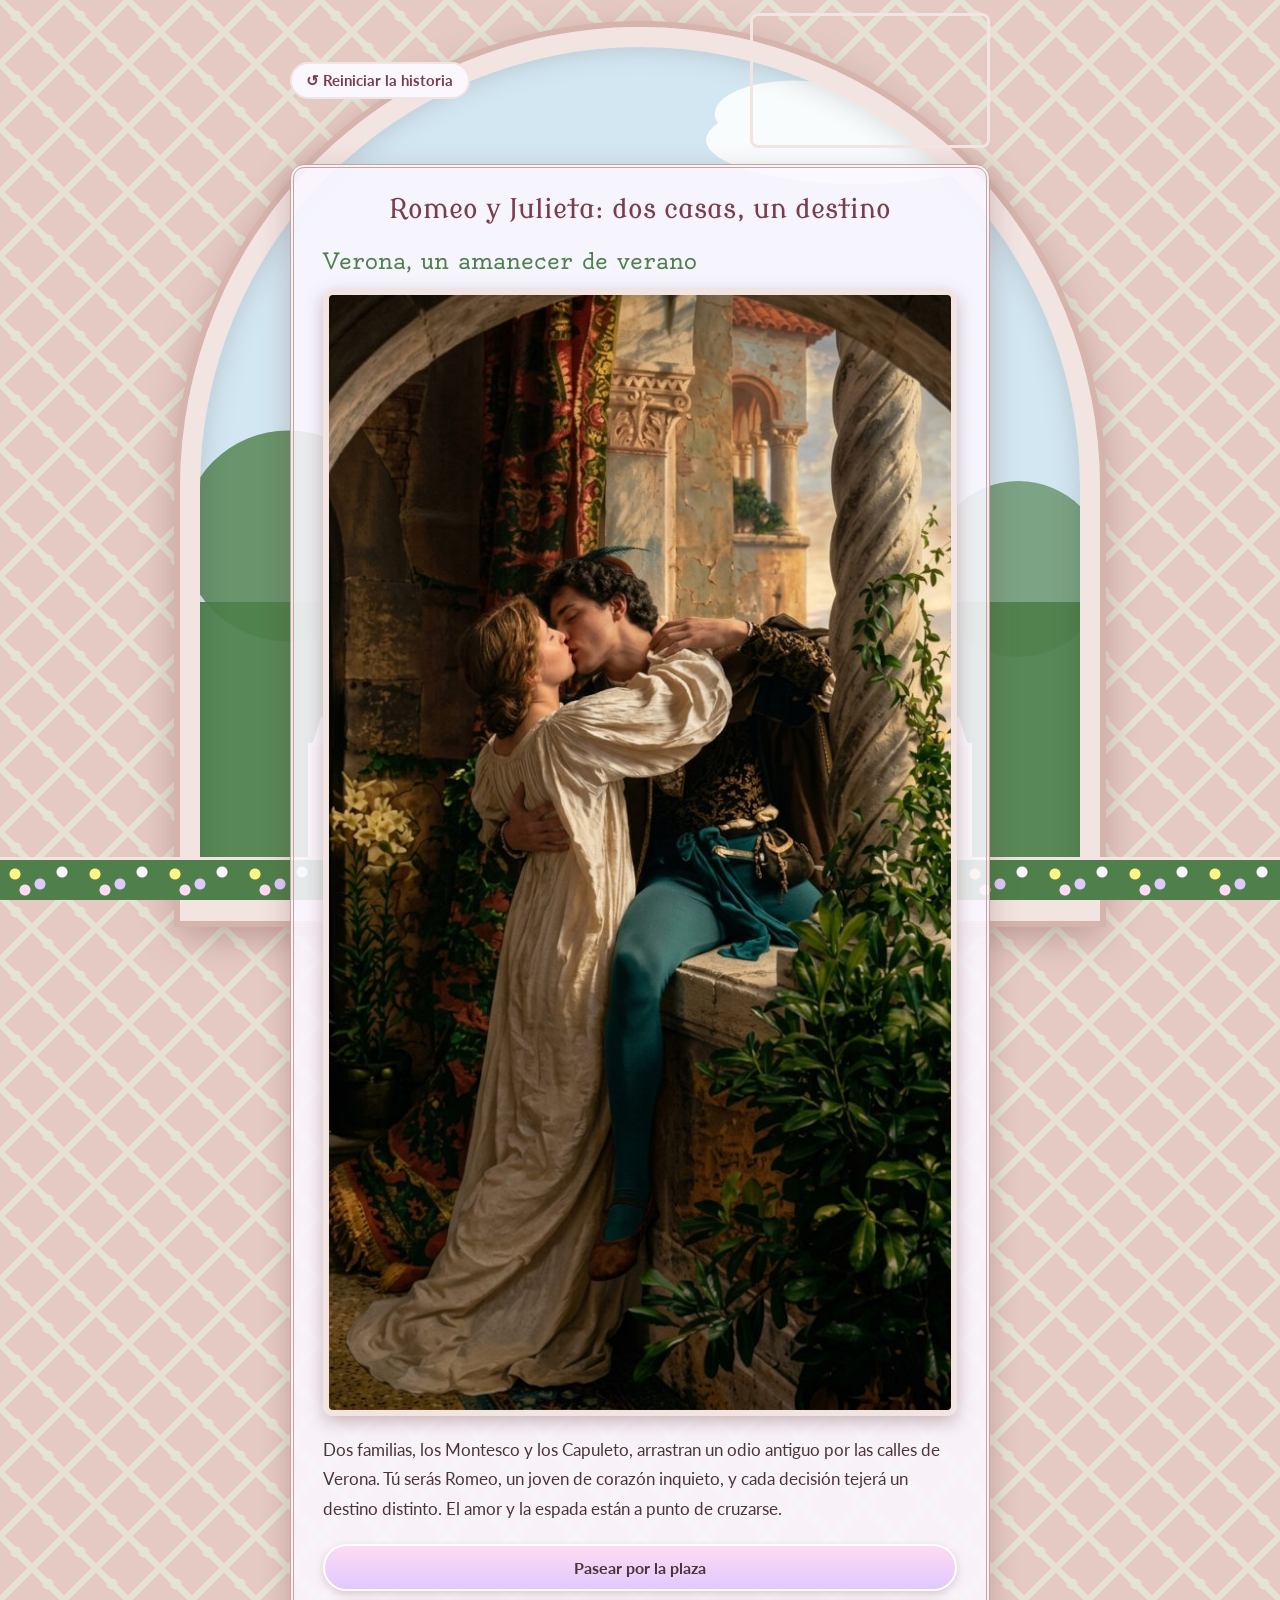
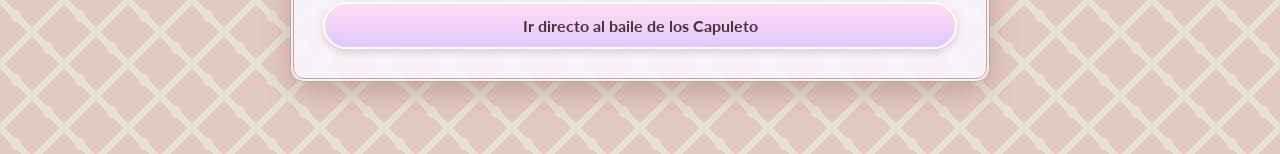
<file: Index.html>
<!DOCTYPE html>
<html lang="es">
<head>
<meta charset="UTF-8">
<meta name="viewport" content="width=device-width, initial-scale=1">
<title>Romeo y Julieta: dos casas, un destino · Romeo y Julieta</title>
<link rel="preconnect" href="https://fonts.googleapis.com">
<link rel="preconnect" href="https://fonts.gstatic.com" crossorigin>
<link href="https://fonts.googleapis.com/css2?family=Lato:ital,wght@0,100;0,300;0,400;0,700;0,900;1,100;1,300;1,400;1,700;1,900&family=Modern+Antiqua&family=Oldenburg&display=swap" rel="stylesheet">
<link rel="stylesheet" href="estilo.css">
</head>
<body>
<header class="barra">
<a class="reiniciar" href="index.html">↺ Reiniciar la historia</a>
<div class="musica">
<iframe width="560" height="315" src="https://www.youtube.com/embed/1J5CIzQAlgY?si=My8_IQXqxFbkWKLA" title="YouTube video player" frameborder="0" allow="accelerometer; autoplay; clipboard-write; encrypted-media; gyroscope; picture-in-picture; web-share" referrerpolicy="strict-origin-when-cross-origin" allowfullscreen></iframe>
</div>
</header>
<main class="historia">
<h1>Romeo y Julieta: dos casas, un destino</h1>
<section id="inicio">
<h2>Verona, un amanecer de verano</h2>
<img src="imagen_de_romeo_y_julieta.jpg" alt="Romeo y Julieta se besan en un balcón de piedra, ella con vestido claro y él con jubón oscuro y calzas verdes">
<p>Dos familias, los Montesco y los Capuleto, arrastran un odio antiguo por las calles de Verona. Tú serás Romeo, un joven de corazón inquieto, y cada decisión tejerá un destino distinto. El amor y la espada están a punto de cruzarse.</p>
<nav class="opciones">
<a class="boton" href="#plaza">Pasear por la plaza</a>
<a class="boton" href="acto1.html#baile">Ir directo al baile de los Capuleto</a>
</nav>
</section>
<section id="plaza">
<h2>La plaza de Verona</h2>
<p>Los criados de ambas casas se insultan junto a la fuente. Benvolio, tu primo, te cuenta que Rosalina, la dama que amas, no te corresponde, y que esta noche hay un baile de máscaras en casa Capuleto.</p>
<nav class="opciones">
<a class="boton" href="acto1.html#baile">Colarte en el baile con una máscara</a>
<a class="boton" href="#inicio">Volver al amanecer</a>
</nav>
</section>
</main>
</body>
</html>
</file>
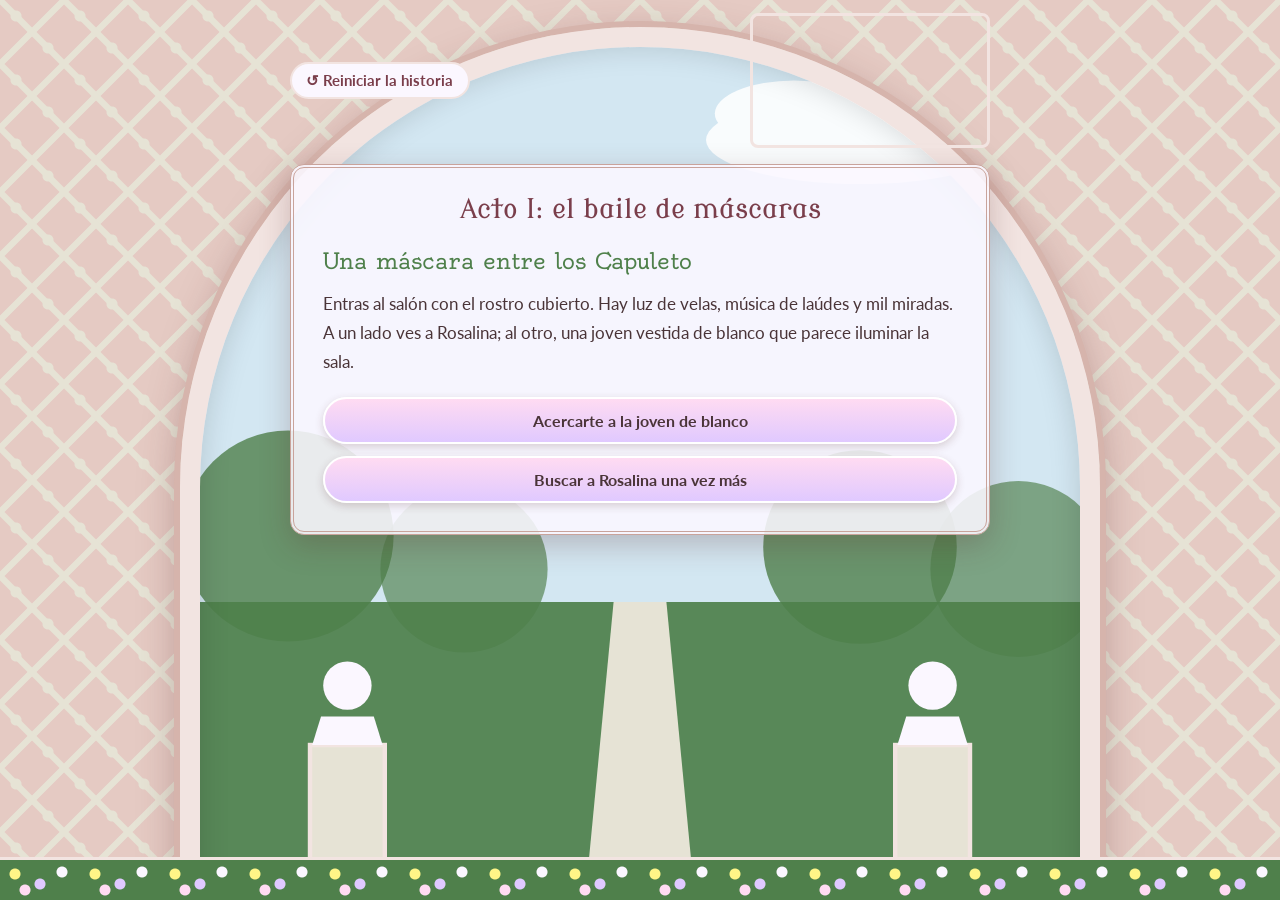
<file: acto1.html>
<!DOCTYPE html>
<html lang="es">
<head>
<meta charset="UTF-8">
<meta name="viewport" content="width=device-width, initial-scale=1">
<title>Acto I: el baile de máscaras · Romeo y Julieta</title>
<link rel="preconnect" href="https://fonts.googleapis.com">
<link rel="preconnect" href="https://fonts.gstatic.com" crossorigin>
<link href="https://fonts.googleapis.com/css2?family=Lato:ital,wght@0,100;0,300;0,400;0,700;0,900;1,100;1,300;1,400;1,700;1,900&family=Modern+Antiqua&family=Oldenburg&display=swap" rel="stylesheet">
<link rel="stylesheet" href="estilo.css">
</head>
<body>
<header class="barra">
<a class="reiniciar" href="index.html">↺ Reiniciar la historia</a>
<div class="musica">
<iframe width="560" height="315" src="https://www.youtube.com/embed/1J5CIzQAlgY?si=My8_IQXqxFbkWKLA" title="YouTube video player" frameborder="0" allow="accelerometer; autoplay; clipboard-write; encrypted-media; gyroscope; picture-in-picture; web-share" referrerpolicy="strict-origin-when-cross-origin" allowfullscreen></iframe>
</div>
</header>
<main class="historia">
<h1>Acto I: el baile de máscaras</h1>
<section id="baile">
<h2>Una máscara entre los Capuleto</h2>
<p>Entras al salón con el rostro cubierto. Hay luz de velas, música de laúdes y mil miradas. A un lado ves a Rosalina; al otro, una joven vestida de blanco que parece iluminar la sala.</p>
<nav class="opciones">
<a class="boton" href="#julieta">Acercarte a la joven de blanco</a>
<a class="boton" href="#rosalina">Buscar a Rosalina una vez más</a>
</nav>
</section>
<section id="julieta">
<h2>Un beso entre la música</h2>
<p>Tomas la mano de la joven y las palabras salen solas, como versos. Ella responde con la misma gracia y, entre los laúdes, sus labios se encuentran con los tuyos en un primer beso.</p>
<nav class="opciones">
<a class="boton" href="#nodriza">Dejar que la Nodriza interrumpa</a>
<a class="boton" href="#tebaldo">Notar que alguien os observa</a>
</nav>
</section>
<section id="rosalina">
<h2>El desdén de Rosalina</h2>
<p>Rosalina apenas te mira y se aleja del brazo de otro invitado. Herido en el orgullo, ves de nuevo a la joven de blanco, que te sonríe sin saber que podrías verla solo como un consuelo.</p>
<nav class="opciones">
<a class="boton" href="acto2.html#consuelo">Mirar a la joven como quien busca refugio</a>
<a class="boton" href="#julieta">Acercarte a ella con sinceridad</a>
</nav>
</section>
<section id="nodriza">
<h2>La verdad de la Nodriza</h2>
<p>La Nodriza susurra que la joven es Julieta, hija del señor Capuleto. La enemiga de tu sangre es ahora la dueña de tus pensamientos.</p>
<nav class="opciones">
<a class="boton" href="acto2.html#balcon">Ir al jardín de los Capuleto esta noche</a>
<a class="boton" href="#tebaldo">Esconderte de la mirada de Tebaldo</a>
</nav>
</section>
<section id="tebaldo">
<h2>La furia de Tebaldo</h2>
<p>Tebaldo, primo de Julieta, reconoce tu voz bajo la máscara y jura venganza. Solo la autoridad de su tío lo detiene esta noche.</p>
<nav class="opciones">
<a class="boton" href="acto2.html#balcon">Ignorar la amenaza y buscar a Julieta</a>
<a class="boton" href="acto3.html#calle">Retarlo a duelo en plena calle</a>
</nav>
</section>
</main>
</body>
</html>
</file>
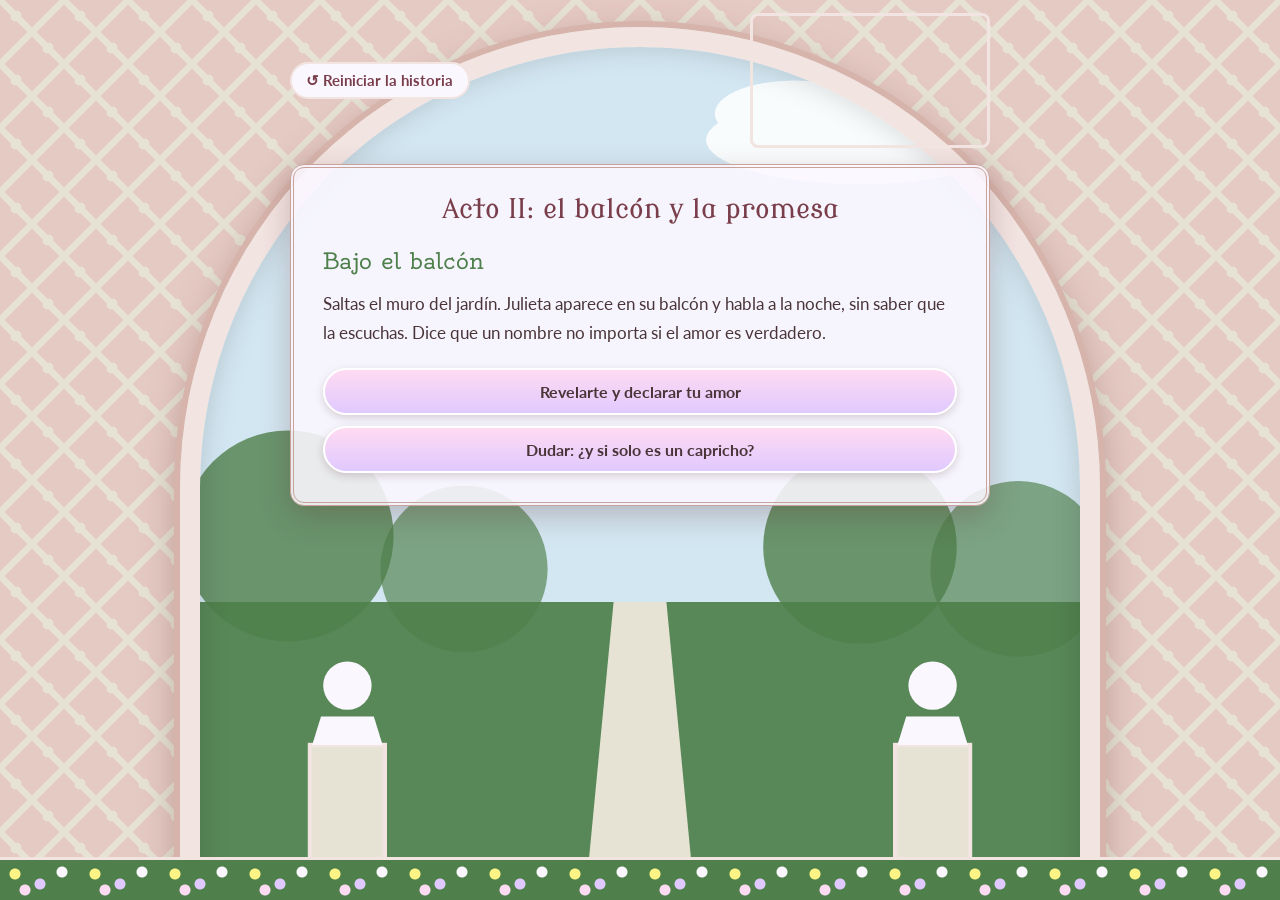
<file: acto2.html>
<!DOCTYPE html>
<html lang="es">
<head>
<meta charset="UTF-8">
<meta name="viewport" content="width=device-width, initial-scale=1">
<title>Acto II: el balcón y la promesa · Romeo y Julieta</title>
<link rel="preconnect" href="https://fonts.googleapis.com">
<link rel="preconnect" href="https://fonts.gstatic.com" crossorigin>
<link href="https://fonts.googleapis.com/css2?family=Lato:ital,wght@0,100;0,300;0,400;0,700;0,900;1,100;1,300;1,400;1,700;1,900&family=Modern+Antiqua&family=Oldenburg&display=swap" rel="stylesheet">
<link rel="stylesheet" href="estilo.css">
</head>
<body>
<header class="barra">
<a class="reiniciar" href="index.html">↺ Reiniciar la historia</a>
<div class="musica">
<iframe width="560" height="315" src="https://www.youtube.com/embed/1J5CIzQAlgY?si=My8_IQXqxFbkWKLA" title="YouTube video player" frameborder="0" allow="accelerometer; autoplay; clipboard-write; encrypted-media; gyroscope; picture-in-picture; web-share" referrerpolicy="strict-origin-when-cross-origin" allowfullscreen></iframe>
</div>
</header>
<main class="historia">
<h1>Acto II: el balcón y la promesa</h1>
<section id="balcon">
<h2>Bajo el balcón</h2>
<p>Saltas el muro del jardín. Julieta aparece en su balcón y habla a la noche, sin saber que la escuchas. Dice que un nombre no importa si el amor es verdadero.</p>
<nav class="opciones">
<a class="boton" href="#declaracion">Revelarte y declarar tu amor</a>
<a class="boton" href="#dudas">Dudar: ¿y si solo es un capricho?</a>
</nav>
</section>
<section id="declaracion">
<h2>La promesa</h2>
<p>Julieta te mira y jura que su amor es tan hondo como el mar. Prometen casarse y se despiden con las luces del alba, cada uno temiendo que todo sea un sueño.</p>
<nav class="opciones">
<a class="boton" href="#lorenzo">Ir a ver a Fray Lorenzo</a>
<a class="boton" href="#dudas">Pedirle un poco de tiempo</a>
</nav>
</section>
<section id="dudas">
<h2>La duda</h2>
<p>Las palabras se te traban. Aún te duele Rosalina y Julieta lo nota en tu silencio: «Si es un juego, dímelo ahora». Todo depende de lo que respondas.</p>
<nav class="opciones">
<a class="boton" href="#declaracion">Entregarte al corazón</a>
<a class="boton" href="#consuelo">Quedarte con la ligereza de la noche</a>
</nav>
</section>
<section id="consuelo">
<h2>El consuelo</h2>
<p>Rosalina sigue en tu mente, pero Julieta te acoge con ternura y entrega todo su corazón. Tú, en cambio, la miras como un descanso, una mujer más para curar un orgullo herido.</p>
<nav class="opciones">
<a class="boton" href="finales.html#descarte">Seguir con ella sin amarla</a>
<a class="boton" href="#lorenzo">Confesar tu confusión a Fray Lorenzo</a>
</nav>
</section>
<section id="lorenzo">
<h2>El consejo de Fray Lorenzo</h2>
<p>En su celda, el fraile te escucha entre hierbas y frascos. Cree que esta boda podría reconciliar a las dos casas, aunque teme la prisa. «Quien corre, tropieza», advierte.</p>
<nav class="opciones">
<a class="boton" href="#boda">Casarse en secreto</a>
<a class="boton" href="acto4.html#paz">Convencerlo de revelar todo a las familias</a>
</nav>
</section>
<section id="boda">
<h2>La boda secreta</h2>
<p>Al atardecer, Julieta llega con la Nodriza. Fray Lorenzo une sus manos ante el altar. Eres esposo; ella, esposa. Nadie en Verona lo sabe.</p>
<nav class="opciones">
<a class="boton" href="acto3.html#calle">Salir a la plaza, feliz</a>
<a class="boton" href="acto3.html#noche">Pasar la noche a su lado</a>
</nav>
</section>
</main>
</body>
</html>
</file>
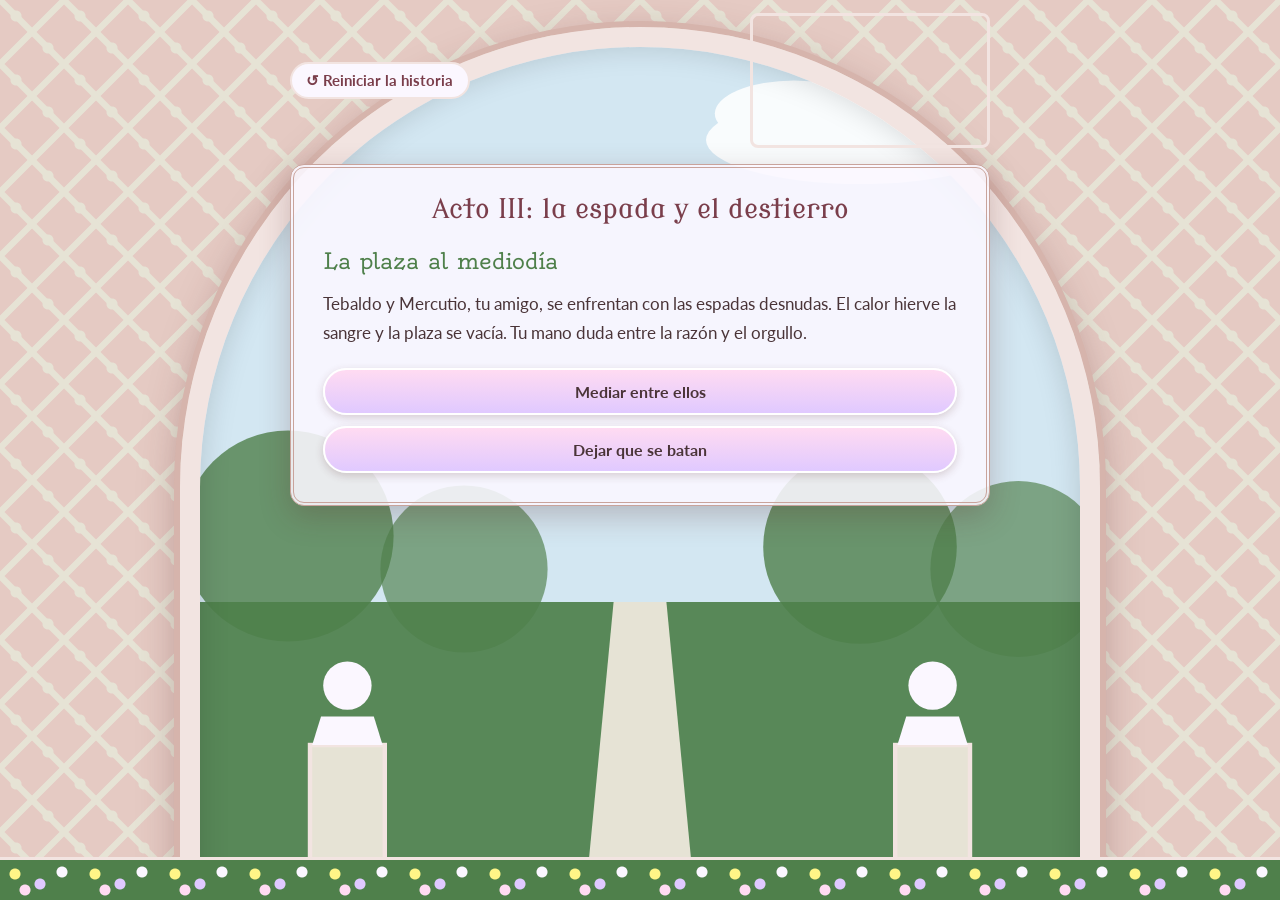
<file: acto3.html>
<!DOCTYPE html>
<html lang="es">
<head>
<meta charset="UTF-8">
<meta name="viewport" content="width=device-width, initial-scale=1">
<title>Acto III: la espada y el destierro · Romeo y Julieta</title>
<link rel="preconnect" href="https://fonts.googleapis.com">
<link rel="preconnect" href="https://fonts.gstatic.com" crossorigin>
<link href="https://fonts.googleapis.com/css2?family=Lato:ital,wght@0,100;0,300;0,400;0,700;0,900;1,100;1,300;1,400;1,700;1,900&family=Modern+Antiqua&family=Oldenburg&display=swap" rel="stylesheet">
<link rel="stylesheet" href="estilo.css">
</head>
<body>
<header class="barra">
<a class="reiniciar" href="index.html">↺ Reiniciar la historia</a>
<div class="musica">
<iframe width="560" height="315" src="https://www.youtube.com/embed/1J5CIzQAlgY?si=My8_IQXqxFbkWKLA" title="YouTube video player" frameborder="0" allow="accelerometer; autoplay; clipboard-write; encrypted-media; gyroscope; picture-in-picture; web-share" referrerpolicy="strict-origin-when-cross-origin" allowfullscreen></iframe>
</div>
</header>
<main class="historia">
<h1>Acto III: la espada y el destierro</h1>
<section id="calle">
<h2>La plaza al mediodía</h2>
<p>Tebaldo y Mercutio, tu amigo, se enfrentan con las espadas desnudas. El calor hierve la sangre y la plaza se vacía. Tu mano duda entre la razón y el orgullo.</p>
<nav class="opciones">
<a class="boton" href="#mediar">Mediar entre ellos</a>
<a class="boton" href="#mercutio">Dejar que se batan</a>
</nav>
</section>
<section id="mediar">
<h2>Entre las espadas</h2>
<p>Te interpones con los brazos abiertos. Tebaldo aprovecha el movimiento y hiere a Mercutio por debajo de tu brazo. Mercutio se tambalea.</p>
<nav class="opciones">
<a class="boton" href="#mercutio">Atender al amigo herido</a>
<a class="boton" href="acto4.html#paz">Gritar que Tebaldo es ahora familia y pedir paz</a>
</nav>
</section>
<section id="mercutio">
<h2>La muerte de Mercutio</h2>
<p>Mercutio cae y, entre bromas amargas, maldice a ambas casas. Muere en tus brazos. Dentro de ti algo se rompe y el odio se enciende.</p>
<nav class="opciones">
<a class="boton" href="#venganza">Vengarlo</a>
<a class="boton" href="#destierro">Arrodillarte ante el Príncipe Escalus</a>
</nav>
</section>
<section id="venganza">
<h2>La venganza</h2>
<p>Tu espada alcanza a Tebaldo y lo derriba. Es el primo de tu esposa. El silencio cae sobre la plaza: ganaste un duelo y perdiste la paz.</p>
<nav class="opciones">
<a class="boton" href="#destierro">Esperar al Príncipe</a>
<a class="boton" href="acto4.html#mantua">Huir directamente a Mantua</a>
</nav>
</section>
<section id="destierro">
<h2>La sentencia</h2>
<p>El Príncipe te destierra: si vuelves a Verona, morirás. Reprende a ambas casas por alimentar el odio. Solo te queda una noche con Julieta.</p>
<nav class="opciones">
<a class="boton" href="#noche">Ver a Julieta antes de partir</a>
<a class="boton" href="acto4.html#mantua">Partir a Mantua sin despedirte</a>
</nav>
</section>
<section id="noche">
<h2>La alondra</h2>
<p>Subes a la alcoba de Julieta por una escalera de cuerda. Entre abrazos, la alondra anuncia el alba y la realidad se asoma: la ciudad está llena de espadas y secretos.</p>
<nav class="opciones">
<a class="boton" href="acto4.html#huida">Proponerle huir juntos de Verona</a>
<a class="boton" href="acto4.html#mantua">Despedirte y partir a Mantua</a>
<a class="boton" href="acto4.html#paris">Dejar que Julieta enfrente sola su compromiso con Paris</a>
</nav>
</section>
</main>
</body>
</html>
</file>
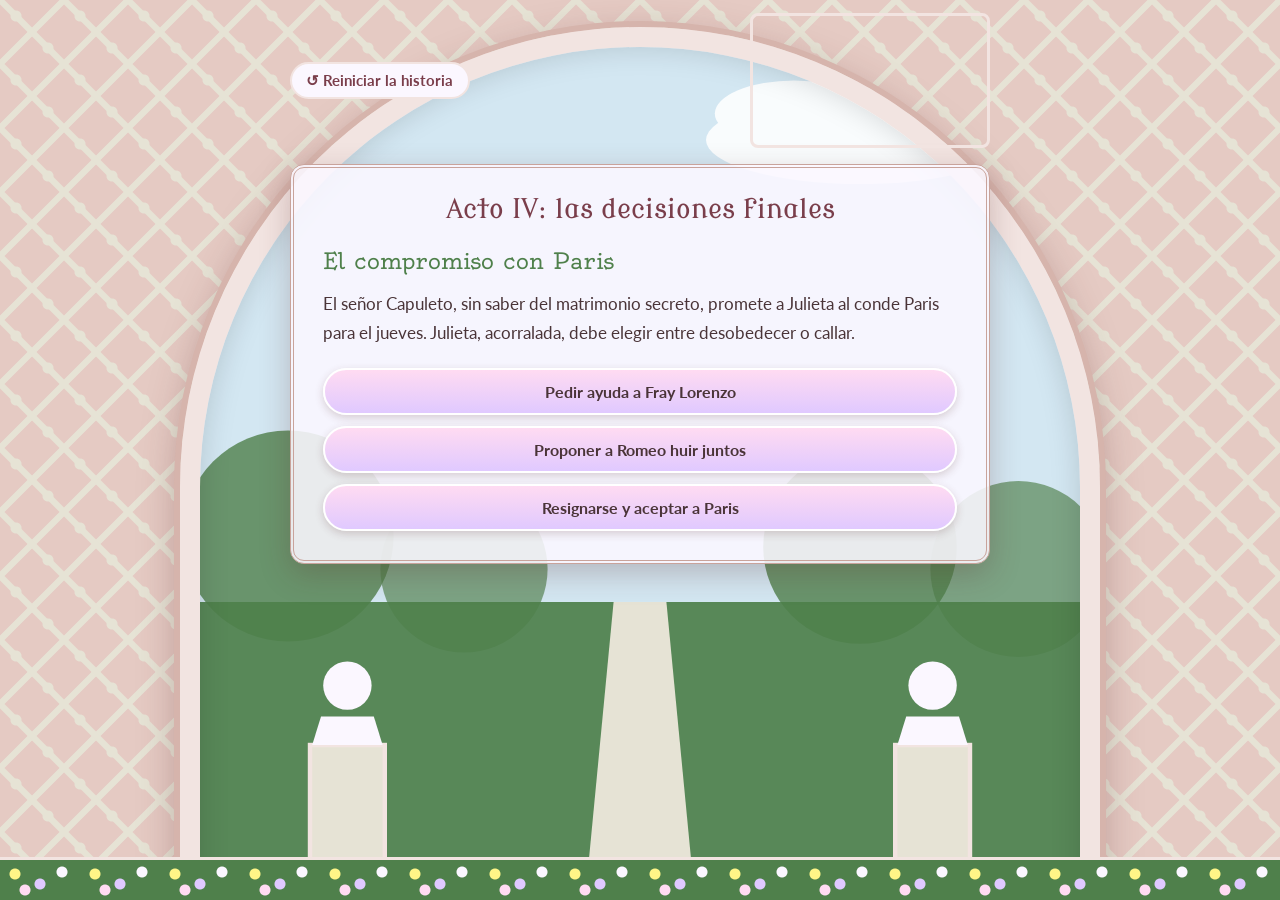
<file: acto4.html>
<!DOCTYPE html>
<html lang="es">
<head>
<meta charset="UTF-8">
<meta name="viewport" content="width=device-width, initial-scale=1">
<title>Acto IV: las decisiones finales · Romeo y Julieta</title>
<link rel="preconnect" href="https://fonts.googleapis.com">
<link rel="preconnect" href="https://fonts.gstatic.com" crossorigin>
<link href="https://fonts.googleapis.com/css2?family=Lato:ital,wght@0,100;0,300;0,400;0,700;0,900;1,100;1,300;1,400;1,700;1,900&family=Modern+Antiqua&family=Oldenburg&display=swap" rel="stylesheet">
<link rel="stylesheet" href="estilo.css">
</head>
<body>
<header class="barra">
<a class="reiniciar" href="index.html">↺ Reiniciar la historia</a>
<div class="musica">
<iframe width="560" height="315" src="https://www.youtube.com/embed/1J5CIzQAlgY?si=My8_IQXqxFbkWKLA" title="YouTube video player" frameborder="0" allow="accelerometer; autoplay; clipboard-write; encrypted-media; gyroscope; picture-in-picture; web-share" referrerpolicy="strict-origin-when-cross-origin" allowfullscreen></iframe>
</div>
</header>
<main class="historia">
<h1>Acto IV: las decisiones finales</h1>
<section id="paris">
<h2>El compromiso con Paris</h2>
<p>El señor Capuleto, sin saber del matrimonio secreto, promete a Julieta al conde Paris para el jueves. Julieta, acorralada, debe elegir entre desobedecer o callar.</p>
<nav class="opciones">
<a class="boton" href="#pocion">Pedir ayuda a Fray Lorenzo</a>
<a class="boton" href="#huida">Proponer a Romeo huir juntos</a>
<a class="boton" href="finales.html#resignada">Resignarse y aceptar a Paris</a>
</nav>
</section>
<section id="pocion">
<h2>El frasco de Fray Lorenzo</h2>
<p>El fraile ofrece una poción que simulará la muerte durante cuarenta y dos horas. Julieta despertará en la cripta y Romeo la esperará. Todo depende de una carta.</p>
<nav class="opciones">
<a class="boton" href="#carta">Enviar la carta a Mantua con Fray Juan</a>
<a class="boton" href="#huida">Cambiar de plan y huir antes</a>
</nav>
</section>
<section id="carta">
<h2>La carta que no llegó</h2>
<p>Fray Juan queda retenido por la peste y la carta no sale de Verona. Mientras Julieta duerme en la cripta, en Mantua la noticia llega por otra boca: Julieta ha muerto.</p>
<nav class="opciones">
<a class="boton" href="#mantua">Seguir a Romeo en Mantua</a>
<a class="boton" href="finales.html#juntos">Imaginar que el mensajero llegó a tiempo</a>
</nav>
</section>
<section id="mantua">
<h2>Mantua</h2>
<p>Baltasar llega a caballo con la noticia de que Julieta yace en el panteón. Una luz fría atraviesa a Romeo. En la calle, un boticario vende lo que la ley prohíbe.</p>
<nav class="opciones">
<a class="boton" href="finales.html#tragico">Comprar el veneno y correr a Verona</a>
<a class="boton" href="finales.html#juntos">Dudar y cabalgar primero a ver a Fray Lorenzo</a>
</nav>
</section>
<section id="huida">
<h2>El camino de la huida</h2>
<p>Con capas oscuras y un caballo, salen por la puerta norte de Verona antes del alba. Detrás quedan las casas, las espadas y los apellidos. Delante, el campo abierto.</p>
<nav class="opciones">
<a class="boton" href="finales.html#juntos">Cruzar los campos hasta Mantua y empezar de nuevo</a>
<a class="boton" href="finales.html#exilio">Esconderse en una aldea humilde y lejana</a>
</nav>
</section>
<section id="paz">
<h2>Ante los Príncipes</h2>
<p>Revelas el matrimonio ante ambas familias y el Príncipe Escalus. Se hace un silencio largo. La noticia puede abrir una paz o desatar una ira mayor.</p>
<nav class="opciones">
<a class="boton" href="finales.html#reconciliacion">Los patriarcas escuchan, conmovidos</a>
<a class="boton" href="#paris">Capuleto se enfurece y casa a Julieta con Paris</a>
</nav>
</section>
</main>
</body>
</html>
</file>
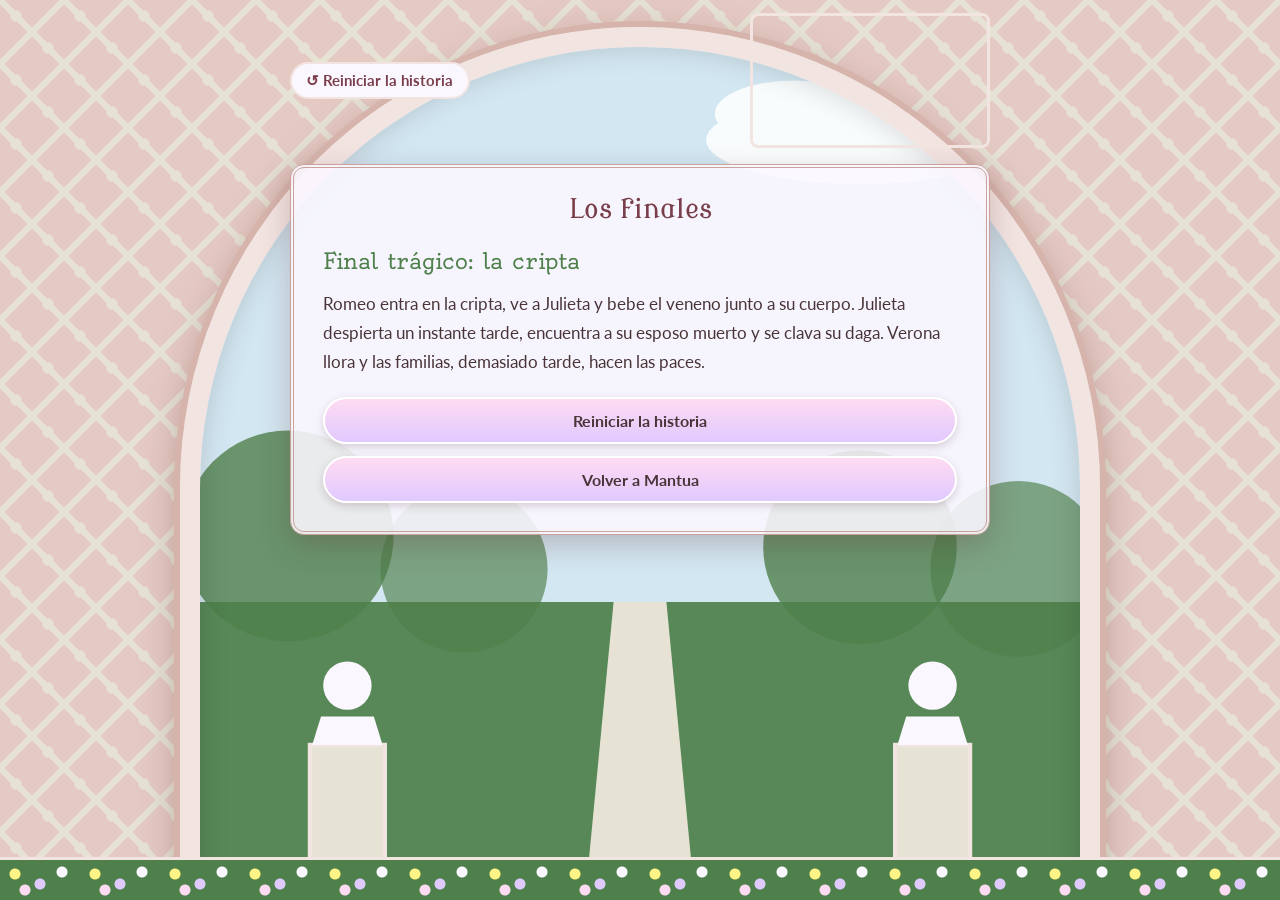
<file: Finales.html>
<!DOCTYPE html>
<html lang="es">
<head>
<meta charset="UTF-8">
<meta name="viewport" content="width=device-width, initial-scale=1">
<title>Los finales · Romeo y Julieta</title>
<link rel="preconnect" href="https://fonts.googleapis.com">
<link rel="preconnect" href="https://fonts.gstatic.com" crossorigin>
<link href="https://fonts.googleapis.com/css2?family=Lato:ital,wght@0,100;0,300;0,400;0,700;0,900;1,100;1,300;1,400;1,700;1,900&family=Modern+Antiqua&family=Oldenburg&display=swap" rel="stylesheet">
<link rel="stylesheet" href="estilo.css">
</head>
<body>
<header class="barra">
<a class="reiniciar" href="index.html">↺ Reiniciar la historia</a>
<div class="musica">
<iframe width="560" height="315" src="https://www.youtube.com/embed/1J5CIzQAlgY?si=My8_IQXqxFbkWKLA" title="YouTube video player" frameborder="0" allow="accelerometer; autoplay; clipboard-write; encrypted-media; gyroscope; picture-in-picture; web-share" referrerpolicy="strict-origin-when-cross-origin" allowfullscreen></iframe>
</div>
</header>
<main class="historia">
<h1>Los finales</h1>
<section id="tragico">
<h2>Final trágico: la cripta</h2>
<p>Romeo entra en la cripta, ve a Julieta y bebe el veneno junto a su cuerpo. Julieta despierta un instante tarde, encuentra a su esposo muerto y se clava su daga. Verona llora y las familias, demasiado tarde, hacen las paces.</p>
<nav class="opciones">
<a class="boton" href="index.html">Reiniciar la historia</a>
<a class="boton" href="acto4.html#mantua">Volver a Mantua</a>
</nav>
</section>
<section id="juntos">
<h2>Final feliz: juntos</h2>
<p>La carta llega a tiempo, o el fraile alcanza a Romeo. Julieta despierta en brazos de su esposo y huyen de Verona. En Mantua, entre olivos y un cielo limpio, empiezan una vida sin apellidos ni espadas.</p>
<nav class="opciones">
<a class="boton" href="index.html">Reiniciar la historia</a>
<a class="boton" href="index.html#plaza">Probar otro destino</a>
</nav>
</section>
<section id="descarte">
<h2>Final amargo: el consuelo</h2>
<p>Julieta te ama con todo su ser; para ti solo fue un puerto tras el desprecio de Rosalina. Con el tiempo la dejas. Ella queda en su balcón, esperando; tú buscas otra mirada.</p>
<nav class="opciones">
<a class="boton" href="index.html">Reiniciar la historia</a>
<a class="boton" href="acto2.html#consuelo">Volver y escuchar a tu corazón</a>
</nav>
</section>
<section id="reconciliacion">
<h2>Final de paz: las casas se reconcilian</h2>
<p>Montesco y Capuleto, ante el dolor evitado, se estrechan las manos. El Príncipe celebra la boda a la luz del día y Romeo y Julieta viven en Verona. La vieja disputa se vuelve una historia que los niños ya no entienden.</p>
<nav class="opciones">
<a class="boton" href="index.html">Reiniciar la historia</a>
<a class="boton" href="acto2.html#lorenzo">Elegir otra decisión</a>
</nav>
</section>
<section id="resignada">
<h2>Final silencioso: el sí que duele</h2>
<p>Julieta acepta a Paris y calla su secreto. Romeo, en el exilio, nunca sabrá la verdad. Dos vidas separadas por un silencio y un juramento que se pierde con los años.</p>
<nav class="opciones">
<a class="boton" href="index.html">Reiniciar la historia</a>
<a class="boton" href="acto4.html#paris">Volver al compromiso</a>
</nav>
</section>
<section id="exilio">
<h2>Final humilde: un hogar sin apellidos</h2>
<p>En una aldea lejana viven como campesinos: no tienen palacios, pero sí el sol de la mañana. Un día, un viajero trae noticias de Verona: los odios se aplacaron. Ya nadie los espera, y ellos eligieron su camino.</p>
<nav class="opciones">
<a class="boton" href="index.html">Reiniciar la historia</a>
<a class="boton" href="acto4.html#huida">Volver a la huida</a>
</nav>
</section>
</main>
</body>
</html>
</file>
<file: estilo.css>
/* Romeo y Julieta · ficción interactiva · estilo romántico */
:root {
  --contorno: #F2E4E1;
  --pared: #E5CAC3;
  --patron: #E6E3D5;
  --arbol: #4F804B;
  --cielo: #D3E7F2;
  --amarilla: #FFF587;
  --lila: #E0C9FF;
  --blanca: #FBF7FF;
  --rosa: #FFDBF2;
  --tinta: #4a3438;
  --vino: #7a3e4b;
}

* { box-sizing: border-box; }

body {
  margin: 0;
  min-height: 100vh;
  font-family: 'Lato', sans-serif;
  color: var(--tinta);
  background-color: var(--pared);
  /* Pared con enrejado y florones de la época */
  background-image:
    radial-gradient(circle at 25% 25%, var(--patron) 0 5px, transparent 6px),
    radial-gradient(circle at 75% 75%, var(--patron) 0 5px, transparent 6px),
    linear-gradient(45deg, transparent 46%, var(--patron) 47% 53%, transparent 54%),
    linear-gradient(-45deg, transparent 46%, var(--patron) 47% 53%, transparent 54%);
  background-size: 64px 64px;
}

/* Ventanal con arco: cielo de mañana, parque, estatuas y flores */
body::before {
  content: "";
  position: fixed;
  top: 3vh;
  left: 50%;
  transform: translateX(-50%);
  width: min(90vw, 880px);
  height: 94vh;
  border: 20px solid var(--contorno);
  border-bottom-width: 28px;
  border-radius: 999px 999px 0 0;
  box-shadow: 0 0 0 6px #d6b4ac, 0 12px 40px rgba(90, 40, 40, .35), inset 0 0 30px rgba(0, 0, 0, .15);
  background: url("data:image/svg+xml;utf8,<svg xmlns='http://www.w3.org/2000/svg' viewBox='0 0 400 600' preserveAspectRatio='xMidYMid slice'><rect width='400' height='600' fill='%23D3E7F2'/><g fill='%23fff' opacity='.85'><ellipse cx='90' cy='90' rx='60' ry='18'/><ellipse cx='125' cy='78' rx='38' ry='16'/><ellipse cx='300' cy='150' rx='70' ry='20'/><ellipse cx='270' cy='138' rx='36' ry='15'/><ellipse cx='200' cy='40' rx='45' ry='12'/></g><g fill='%234F804B'><circle cx='40' cy='330' r='48' opacity='.8'/><circle cx='120' cy='345' r='38' opacity='.65'/><circle cx='300' cy='335' r='44' opacity='.8'/><circle cx='372' cy='345' r='40' opacity='.65'/></g><rect y='360' width='400' height='240' fill='%234F804B' opacity='.92'/><path d='M165 600 L188 360 L212 360 L235 600Z' fill='%23E6E3D5'/><g fill='%23E6E3D5' stroke='%23F2E4E1' stroke-width='2'><rect x='50' y='425' width='34' height='60'/><rect x='316' y='425' width='34' height='60'/></g><g fill='%23FBF7FF'><circle cx='67' cy='398' r='11'/><path d='M55 412 H79 L83 425 H51Z'/><circle cx='333' cy='398' r='11'/><path d='M321 412 H345 L349 425 H317Z'/></g><g opacity='.95'><circle cx='30' cy='500' r='6' fill='%23FFF587'/><circle cx='55' cy='520' r='6' fill='%23E0C9FF'/><circle cx='100' cy='505' r='6' fill='%23FBF7FF'/><circle cx='125' cy='540' r='6' fill='%23FFDBF2'/><circle cx='80' cy='560' r='6' fill='%23FFF587'/><circle cx='140' cy='490' r='6' fill='%23E0C9FF'/><circle cx='20' cy='560' r='6' fill='%23FBF7FF'/><circle cx='260' cy='500' r='6' fill='%23FFDBF2'/><circle cx='290' cy='525' r='6' fill='%23FFF587'/><circle cx='340' cy='505' r='6' fill='%23E0C9FF'/><circle cx='370' cy='545' r='6' fill='%23FBF7FF'/><circle cx='310' cy='570' r='6' fill='%23FFDBF2'/><circle cx='255' cy='555' r='6' fill='%23E0C9FF'/><circle cx='385' cy='490' r='6' fill='%23FFF587'/></g></svg>") center / cover no-repeat;
  z-index: 0;
}

/* Seto con flores al pie del ventanal */
body::after {
  content: "";
  position: fixed;
  left: 0;
  right: 0;
  bottom: 0;
  height: 40px;
  background:
    radial-gradient(circle at 15px 14px, var(--amarilla) 0 5px, transparent 6px),
    radial-gradient(circle at 40px 24px, var(--lila) 0 5px, transparent 6px),
    radial-gradient(circle at 62px 12px, var(--blanca) 0 5px, transparent 6px),
    radial-gradient(circle at 25px 30px, var(--rosa) 0 5px, transparent 6px),
    var(--arbol);
  background-size: 80px 40px;
  border-top: 3px solid var(--contorno);
  z-index: 0;
}

.barra {
  position: relative;
  z-index: 2;
  display: flex;
  flex-wrap: wrap;
  justify-content: space-between;
  align-items: center;
  gap: .8rem;
  width: min(88vw, 700px);
  margin: 0 auto;
  padding: .8rem 0 0;
}

.reiniciar {
  padding: .45rem .9rem;
  font-size: .95rem;
  font-weight: 700;
  color: var(--vino);
  text-decoration: none;
  background: var(--blanca);
  border: 2px solid var(--contorno);
  border-radius: 999px;
}

.reiniciar:hover,
.reiniciar:focus-visible { background: var(--amarilla); }

.musica iframe {
  display: block;
  width: 240px;
  max-width: 100%;
  height: 135px;
  border: 3px solid var(--contorno);
  border-radius: 8px;
}

.historia {
  position: relative;
  z-index: 1;
  width: min(88vw, 700px);
  margin: 1rem auto 4.5rem;
  padding: 1.6rem 1.8rem 1.8rem;
  background: rgba(251, 247, 255, .88);
  border: 4px double #c9a39b;
  border-radius: 14px;
  box-shadow: 0 10px 30px rgba(90, 40, 40, .25);
}

h1 {
  margin: 0 0 1.2rem;
  font-family: 'Modern Antiqua', serif;
  font-weight: 400;
  font-size: 1.7rem;
  line-height: 1.25;
  text-align: center;
  color: var(--vino);
}

h2 {
  margin: 0 0 .8rem;
  font-family: 'Oldenburg', serif;
  font-weight: 400;
  font-size: 1.4rem;
  line-height: 1.3;
  color: var(--arbol);
}

p {
  margin: 0 0 1rem;
  font-family: 'Lato', sans-serif;
  font-size: 1.08rem;
  line-height: 1.7;
}

img {
  display: block;
  width: 100%;
  height: auto;
  margin: 0 0 1.2rem;
  border: 6px solid var(--contorno);
  border-radius: 10px;
  box-shadow: 0 6px 18px rgba(90, 40, 40, .3);
}

/* Solo se muestra el nodo al que se llegó por el enlace */
section { display: none; }
.historia:has(:target) section:target { display: block; animation: aparecer .6s ease both; }
.historia:not(:has(:target)) section:first-of-type { display: block; }

@keyframes aparecer {
  from { opacity: 0; }
  to { opacity: 1; }
}

.opciones {
  display: flex;
  flex-direction: column;
  gap: .7rem;
  margin-top: 1.3rem;
}

.boton {
  display: block;
  padding: .75rem 1.1rem;
  font-weight: 700;
  text-align: center;
  text-decoration: none;
  color: var(--tinta);
  background: linear-gradient(var(--rosa), var(--lila));
  border: 2px solid #fff;
  border-radius: 999px;
  box-shadow: 0 3px 8px rgba(90, 40, 40, .2);
  transition: background .2s, transform .2s;
}

.boton:hover,
.boton:focus-visible {
  background: var(--amarilla);
  transform: translateY(-2px);
  outline: 2px solid var(--vino);
}

@media (max-width: 600px) {
  .historia { padding: 1.1rem 1.1rem 1.4rem; }
  h1 { font-size: 1.35rem; }
  .musica iframe { width: 200px; height: 113px; }
}

@media (prefers-reduced-motion: reduce) {
  section { animation: none !important; }
  .boton { transition: none; }
}
</file>
